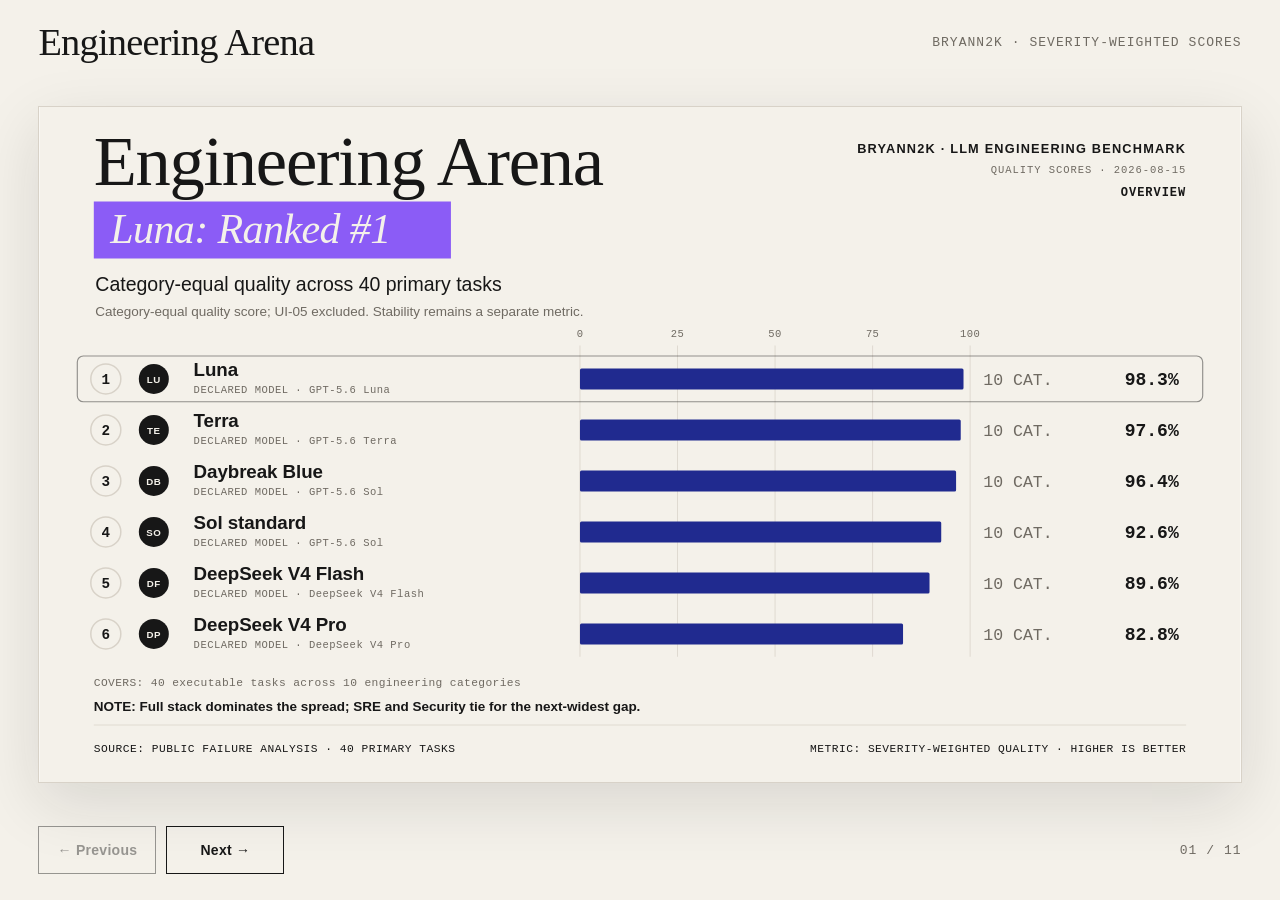
<file: quality-score-slides/index.html>
<!doctype html>
<html lang="en">
<head>
  <meta charset="utf-8">
  <meta name="viewport" content="width=device-width, initial-scale=1">
  <meta name="color-scheme" content="light">
  <title>LLM Engineering Benchmark — Severity-weighted Scores</title>
  <style>
    :root {
      --bg: oklch(0.9585 0.0098 87.47);
      --surface: oklch(0.985 0.006 87.47);
      --fg: oklch(0.2046 0 89.88);
      --muted: oklch(0.5264 0.0138 79.74);
      --border: oklch(0.8658 0.0151 80.70);
      --focus: oklch(0.3539 0.1639 270.52);
    }

    * { box-sizing: border-box; }
    html, body { min-height: 100%; }

    body {
      margin: 0;
      overflow-x: hidden;
      background: var(--bg);
      color: var(--fg);
      font-family: "Helvetica Neue", Helvetica, sans-serif;
    }

    .viewer {
      min-height: 100vh;
      display: grid;
      grid-template-rows: auto 1fr auto;
      gap: 18px;
      padding: 22px clamp(18px, 3vw, 54px) 26px;
    }

    .viewer-header,
    .viewer-controls {
      width: min(100%, 1420px);
      margin-inline: auto;
      display: flex;
      align-items: center;
      justify-content: space-between;
      gap: 18px;
    }

    .viewer-title {
      margin: 0;
      font-family: Georgia, "Times New Roman", serif;
      font-size: clamp(26px, 3vw, 42px);
      font-weight: 400;
      letter-spacing: -0.02em;
      line-height: 1.08;
    }

    .viewer-meta,
    .slide-counter {
      color: var(--muted);
      font-family: Menlo, Monaco, "Courier New", monospace;
      font-size: 13px;
      letter-spacing: 0.08em;
      text-transform: uppercase;
    }

    .stage {
      width: min(100%, 1420px);
      margin-inline: auto;
      display: grid;
      place-items: center;
      min-height: 0;
    }

    .slide-frame {
      width: 100%;
      aspect-ratio: 16 / 9;
      display: block;
      border: 1px solid var(--border);
      background: var(--surface);
      box-shadow: 0 20px 60px oklch(0.2046 0 89.88 / 0.12);
    }

    .control-group {
      display: flex;
      align-items: center;
      gap: 10px;
    }

    button {
      min-width: 118px;
      min-height: 48px;
      border: 1px solid var(--fg);
      border-radius: 0;
      background: transparent;
      color: var(--fg);
      padding: 0 18px;
      font: 600 14px/1 "Helvetica Neue", Helvetica, sans-serif;
      letter-spacing: 0.02em;
      cursor: pointer;
      transition: background-color 140ms ease, color 140ms ease, transform 140ms ease;
    }

    button:hover:not(:disabled) { background: var(--fg); color: var(--bg); }
    button:active:not(:disabled) { transform: translateY(2px); }
    button:focus-visible { outline: 3px solid var(--focus); outline-offset: 3px; }
    button:disabled { opacity: 0.42; cursor: not-allowed; }

    @media (max-width: 720px) {
      .viewer { padding: 16px 12px 18px; gap: 14px; }
      .viewer-header { align-items: flex-start; }
      .viewer-meta { max-width: 19ch; text-align: right; }
      .viewer-controls { align-items: stretch; }
      .control-group { width: 100%; }
      button { min-width: 0; flex: 1; }
      .slide-counter { align-self: center; white-space: nowrap; }
    }

    @media (prefers-reduced-motion: reduce) { button { transition: none; } }
  </style>
</head>
<body>
  <main class="viewer" data-od-id="deck-viewer">
    <header class="viewer-header" data-od-id="viewer-header">
      <h1 class="viewer-title" data-od-id="viewer-heading">Engineering Arena</h1>
      <div class="viewer-meta">BRYANN2K · SEVERITY-WEIGHTED SCORES</div>
    </header>

    <section class="stage" data-od-id="slide-stage" aria-live="polite">
      <img id="slide-frame" class="slide-frame" data-od-id="active-slide" src="00-overall-hook.svg" alt="Engineering Arena — horizontal bar chart ranking all six routes; Luna ranks first">
    </section>

    <nav class="viewer-controls" data-od-id="deck-controls" aria-label="Slide navigation">
      <div class="control-group">
        <button id="previous" data-od-id="previous-slide" type="button" aria-label="Previous slide">← Previous</button>
        <button id="next" data-od-id="next-slide" type="button" aria-label="Next slide">Next →</button>
      </div>
      <div id="counter" class="slide-counter" data-od-id="slide-counter">01 / 11</div>
    </nav>
  </main>

  <script>
    (() => {
      const slides = [
        { file: "00-overall-hook.svg", title: "Engineering Arena", alt: "Engineering Arena — horizontal bar chart ranking all six routes; Luna ranks first" },
        { file: "01-devops.svg", title: "DevOps Arena", alt: "DevOps Arena — five routes tied at number one" },
        { file: "02-cloud.svg", title: "Cloud Arena", alt: "Cloud Arena — five routes tied at number one" },
        { file: "03-front-end.svg", title: "Front end Arena", alt: "Front end Arena — six routes tied at number one; UI-05 excluded" },
        { file: "04-back-end.svg", title: "Back end Arena", alt: "Back end Arena — Daybreak Blue ranked number one" },
        { file: "05-full-stack.svg", title: "Full stack Arena", alt: "Full stack Arena — four routes tied at number one" },
        { file: "06-bug-fixing.svg", title: "Bug fixing Arena", alt: "Bug fixing Arena — Daybreak and Luna ranked number one" },
        { file: "07-feature-implementation.svg", title: "Feature implementation Arena", alt: "Feature implementation Arena — three routes tied at number one" },
        { file: "08-data-sql.svg", title: "Data and SQL Arena", alt: "Data and SQL Arena — Luna ranked number one" },
        { file: "09-sre.svg", title: "SRE Arena", alt: "SRE Arena — five routes tied at number one" },
        { file: "10-security.svg", title: "Security Arena", alt: "Security Arena — four routes tied at number one" }
      ];

      const storageKey = "llm-engineering-benchmark-quality-score-slide";
      const frame = document.getElementById("slide-frame");
      const heading = document.querySelector(".viewer-title");
      const counter = document.getElementById("counter");
      const previous = document.getElementById("previous");
      const next = document.getElementById("next");
      const stored = Number.parseInt(localStorage.getItem(storageKey) || "0", 10);
      let current = Number.isFinite(stored) ? Math.min(Math.max(stored, 0), slides.length - 1) : 0;

      function render() {
        const slide = slides[current];
        frame.src = slide.file;
        frame.alt = slide.alt;
        heading.textContent = slide.title;
        counter.textContent = `${String(current + 1).padStart(2, "0")} / ${String(slides.length).padStart(2, "0")}`;
        previous.disabled = current === 0;
        next.disabled = current === slides.length - 1;
        localStorage.setItem(storageKey, String(current));
      }

      function move(delta) {
        current = Math.min(Math.max(current + delta, 0), slides.length - 1);
        render();
      }

      previous.addEventListener("click", () => move(-1));
      next.addEventListener("click", () => move(1));
      document.addEventListener("keydown", (event) => {
        if (event.key === "ArrowLeft") move(-1);
        if (event.key === "ArrowRight") move(1);
        if (event.key === "Home") { current = 0; render(); }
        if (event.key === "End") { current = slides.length - 1; render(); }
      });

      render();
    })();
  </script>
</body>
</html>
</file>
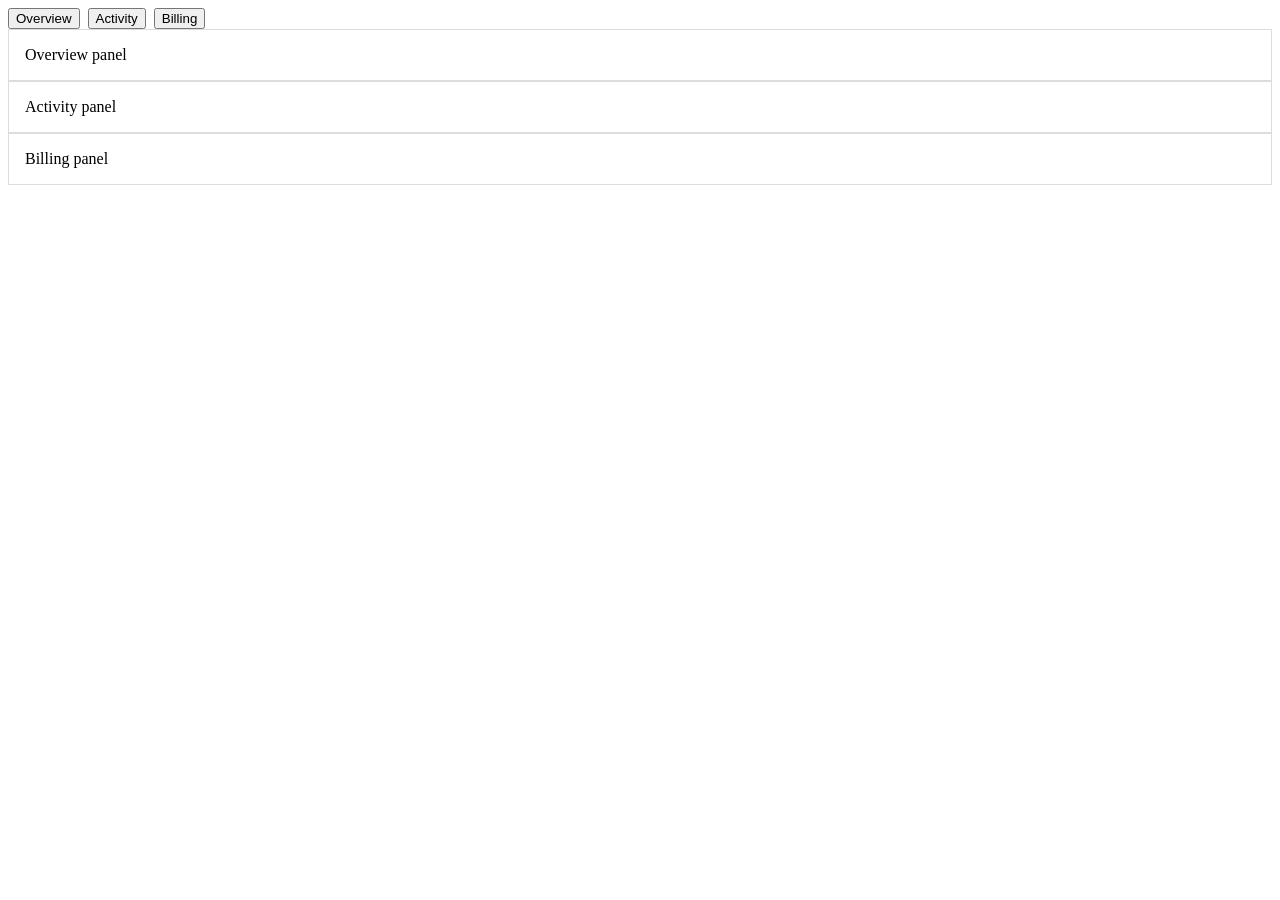
<file: tasks/UI-01/starter/index.html>
<!doctype html><html><head><link rel="stylesheet" href="styles.css"></head><body>
<div role="tablist"><button role="tab" id="overview">Overview</button><button role="tab" id="activity">Activity</button><button role="tab" id="billing">Billing</button></div>
<section role="tabpanel">Overview panel</section><section role="tabpanel">Activity panel</section><section role="tabpanel">Billing panel</section>
<script type="module">import {createRovingTabs} from './app.mjs'; createRovingTabs([...document.querySelectorAll('[role=tab]')],[...document.querySelectorAll('[role=tabpanel]')]);</script></body></html>
</file>
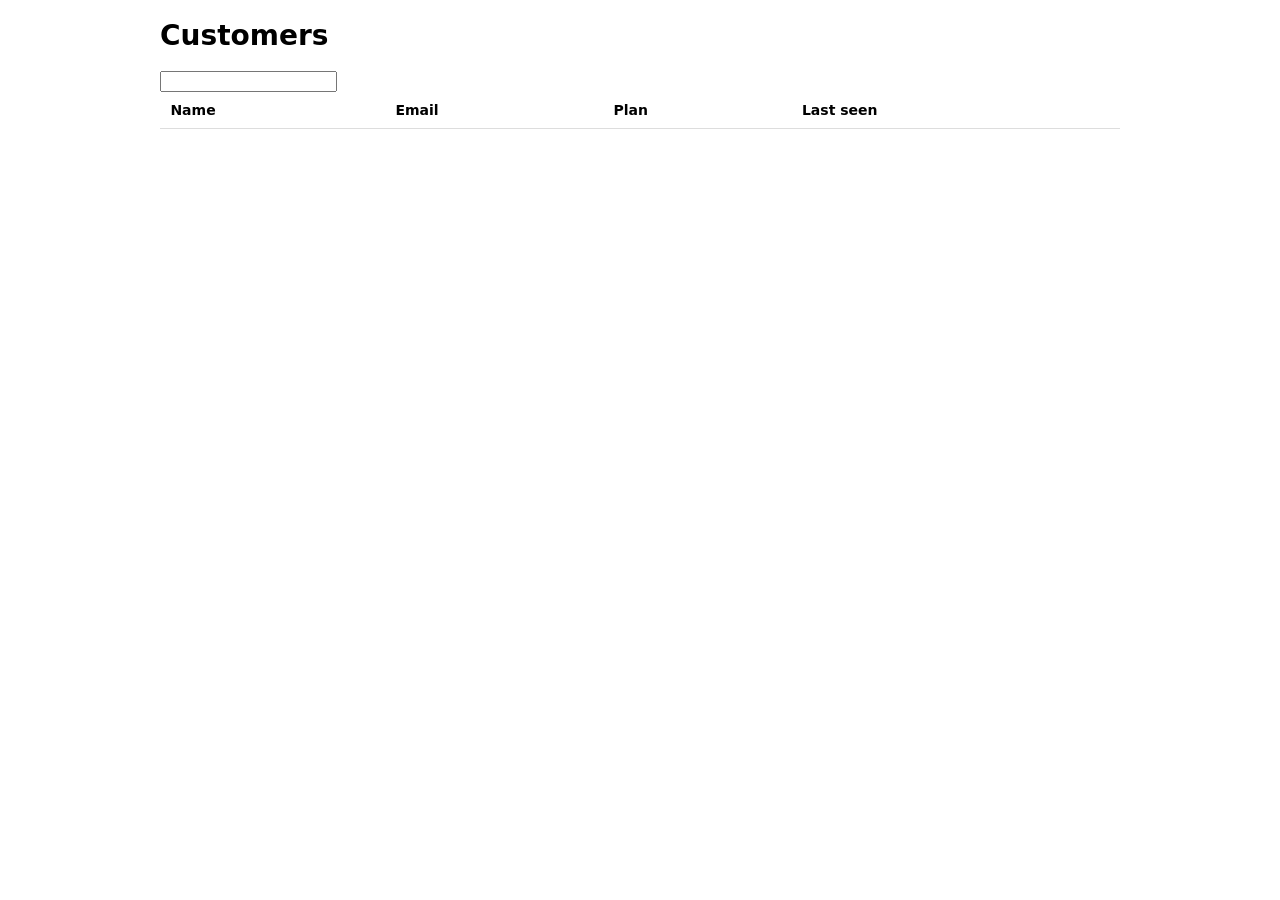
<file: tasks/UI-03/starter/index.html>
<!doctype html><html><head><link rel="stylesheet" href="styles.css"></head><body><main><h1>Customers</h1><input aria-label="Filter customers"><table><thead><tr><th>Name</th><th>Email</th><th>Plan</th><th>Last seen</th></tr></thead><tbody></tbody></table><p id="summary"></p></main></body></html>
</file>
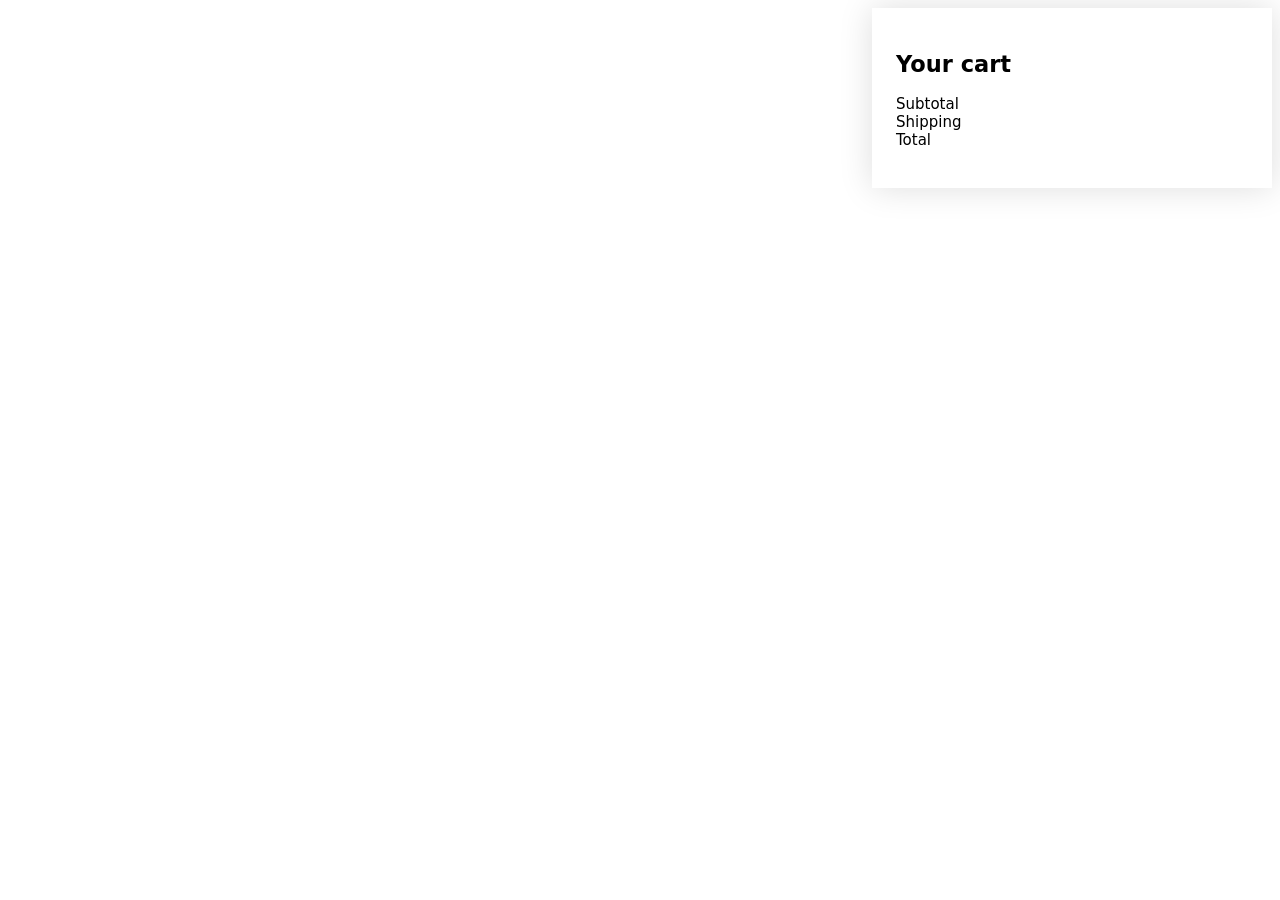
<file: tasks/UI-05/starter/index.html>
<!doctype html><html><head><link rel="stylesheet" href="styles.css"></head><body><aside><h1>Your cart</h1><div id="items"></div><dl><dt>Subtotal</dt><dd id="subtotal"></dd><dt>Shipping</dt><dd id="shipping"></dd><dt>Total</dt><dd id="total"></dd></dl></aside></body></html>
</file>
<file: tasks/UI-01/starter/styles.css>
[role=tablist]{display:flex;gap:.5rem}[role=tab][aria-selected=true]{border-bottom:3px solid #635bff}[role=tabpanel]{padding:1rem;border:1px solid #ddd}
</file>
<file: tasks/UI-03/starter/styles.css>
main{font:14px system-ui;max-width:60rem;margin:auto}table{width:100%;border-collapse:collapse}th,td{text-align:left;padding:.65rem;border-bottom:1px solid #ddd}
</file>
<file: tasks/UI-05/starter/styles.css>
aside{font:15px system-ui;width:22rem;margin-left:auto;padding:1.5rem;box-shadow:0 0 2rem #0002}dl{display:grid;grid-template-columns:1fr auto}
</file>
